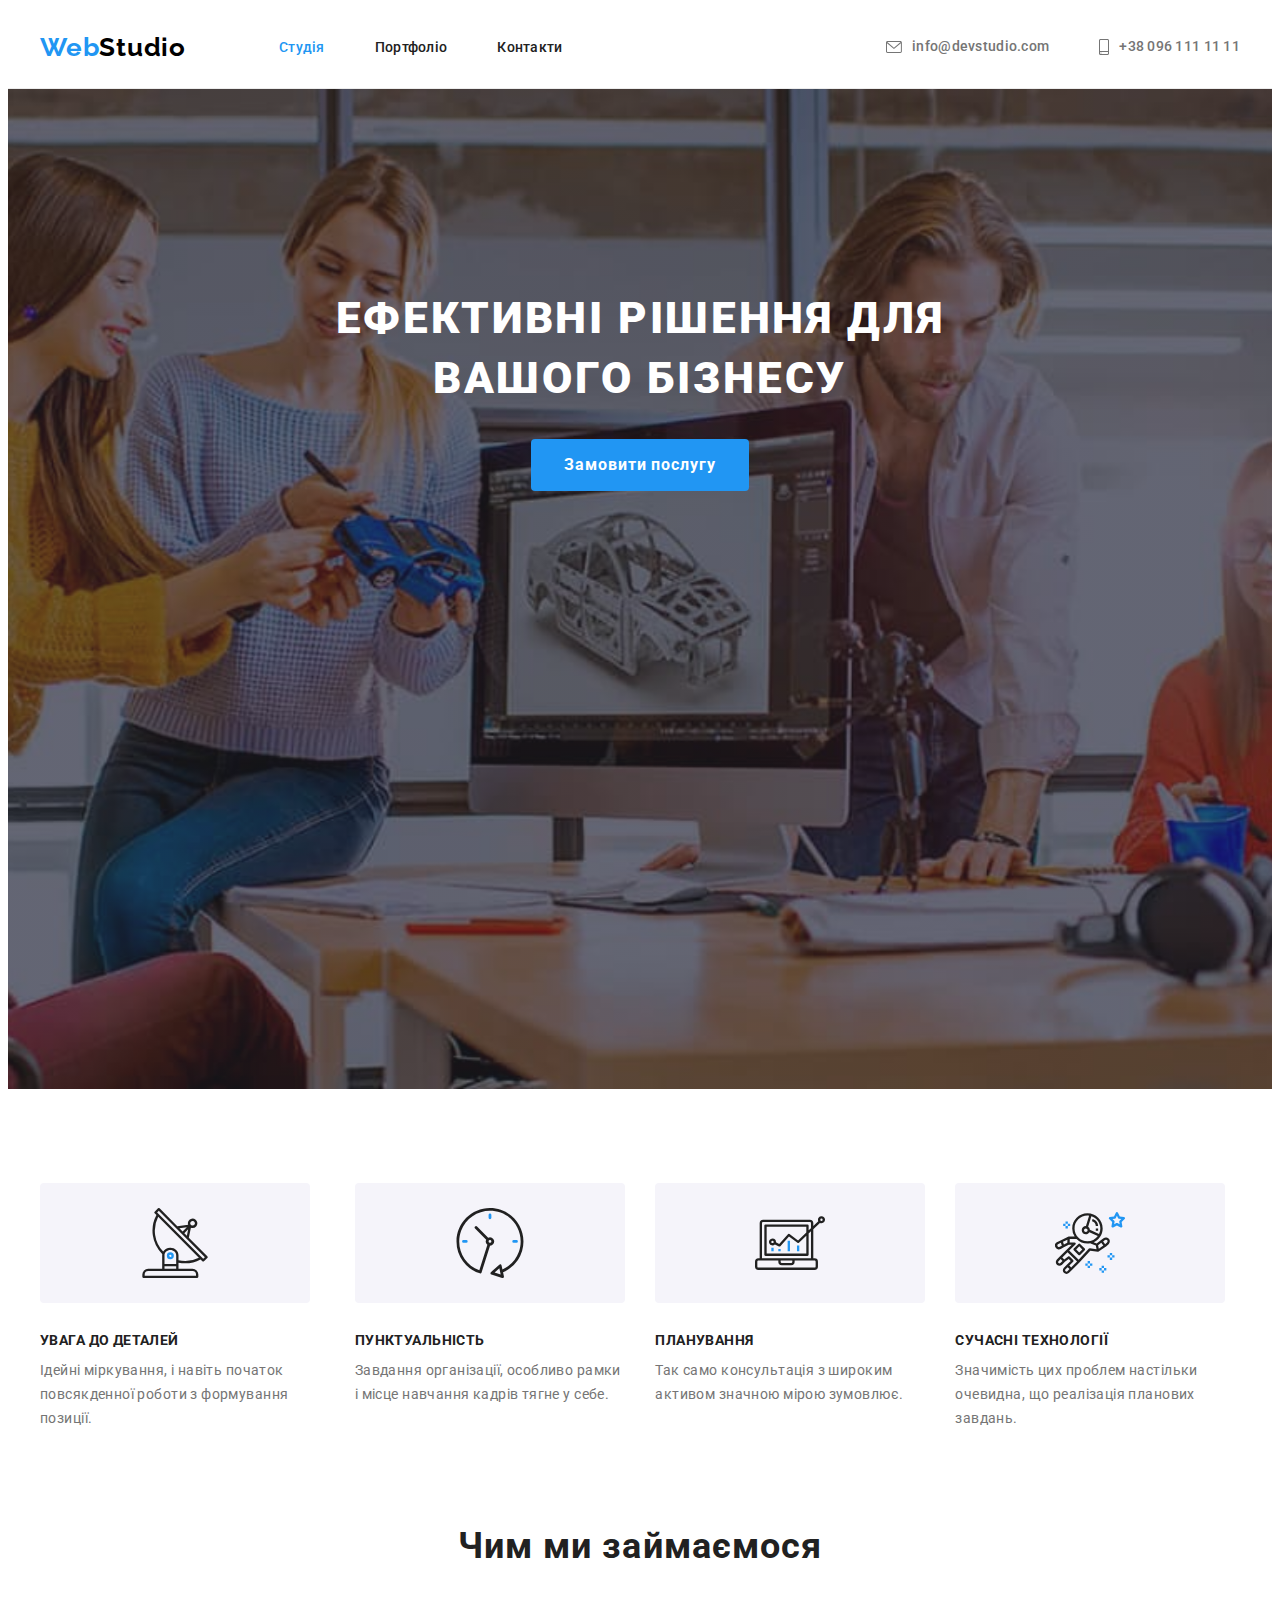
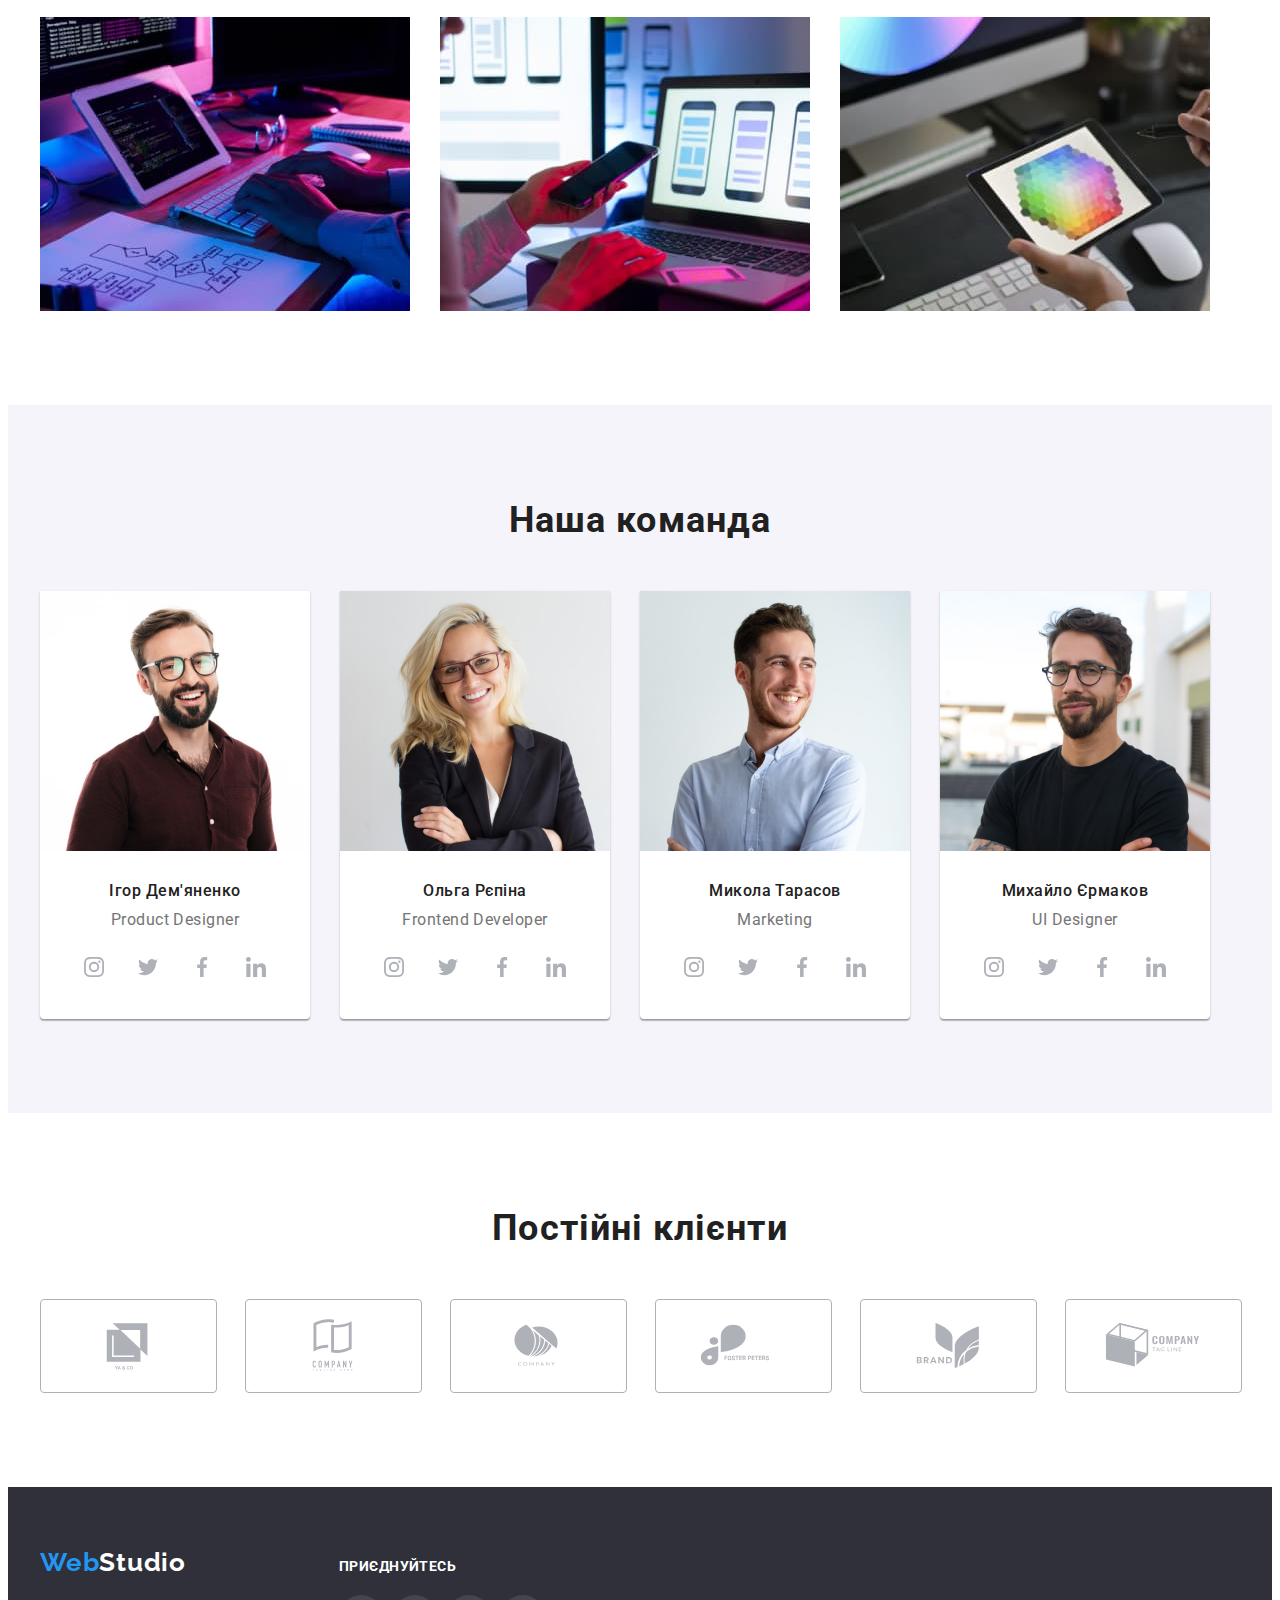
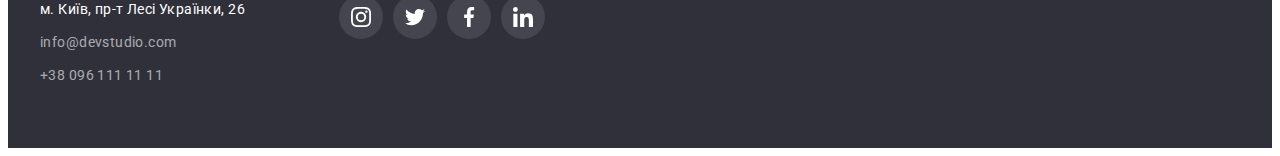
<file: index.html>
<!DOCTYPE html>
<html lang="uk">
  <head>
    <meta charset="UTF-8" />
    <meta http-equiv="X-UA-Compatible" content="IE=edge" />
    <meta name="viewport" content="width=device-width, initial-scale=1.0" />
    <title>WebStudio</title>
    <link
      rel="stylesheet"
      href="https://cdnjs.cloudflare.com/ajax/libs/modern-normalize/1.1.0/modern-normalize.min.css"
      integrity="sha512-wpPYUAdjBVSE4KJnH1VR1HeZfpl1ub8YT/NKx4PuQ5NmX2tKuGu6U/JRp5y+Y8XG2tV+wKQpNHVUX03MfMFn9Q=="
      crossorigin="anonymous"
      referrerpolicy="no-referrer"
    />
    <link rel="preconnect" href="https://fonts.googleapis.com" />
    <link rel="preconnect" href="https://fonts.gstatic.com" crossorigin />
    <link
      href="https://fonts.googleapis.com/css2?family=Raleway:wght@700&family=Roboto:wght@400;500;700;900&display=swap"
      rel="stylesheet"
    />
    <link rel="stylesheet" href="./css/styles.css" />
  </head>
  <body>
    <header class="header">
      <div class="container">
        <div class="header-container">
          <nav class="header-nav">
            <a class="logo link" href="/"
              >Web<span class="logo-header link">Studio</span></a
            >
            <ul class="list header-menu">
              <li>
                <a class="menu link current" href="/">Студія</a>
              </li>
              <li>
                <a class="menu link" href="./portfolio.html">Портфоліо</a>
              </li>
              <li>
                <a class="menu link" href="#">Контакти</a>
              </li>
            </ul>
          </nav>
          <ul class="list header-contacts">
            <li class="contacts-list">
              <a class="contacts link" href="mailto:info@devstudio.com">
                <svg class="contact-icon" width="16" height="12">
                  <use href="./images/icons.svg#icon-envelope"></use></svg
                >info@devstudio.com</a
              >
            </li>
            <li>
              <a class="contacts link" href="tel:+380961111111">
                <svg class="contact-icon" width="10" height="16">
                  <use href="./images/icons.svg#icon-smartphone"></use>
                </svg>
                +38 096 111 11 11</a
              >
            </li>
          </ul>
        </div>
      </div>
    </header>
    <main>
      <section class="hero-section">
        <div class="container">
          <h1 class="hero-title">Ефективні рішення для вашого бізнесу</h1>
          <button class="button-hero" type="button">Замовити послугу</button>
        </div>
      </section>
      <section class="section">
        <div class="container">
          <h2 class="visually-hidden">Наші переваги</h2>
          <ul class="list text-container">
            <li>
              <div class="container-img">
                <svg width="70" height="70">
                  <use href="./images/icons.svg#icon-antenna"></use>
                </svg>
              </div>
              <h3 class="subtitle">Увага до деталей</h3>
              <p class="list-item">
                Ідейні міркування, і навіть початок повсякденної роботи з
                формування позиції.
              </p>
            </li>
            <li>
              <div class="container-img">
                <svg width="70" height="70">
                  <use href="./images/icons.svg#icon-clock"></use>
                </svg>
              </div>
              <h3 class="subtitle">Пунктуальність</h3>
              <p class="list-item">
                Завдання організації, особливо рамки і місце навчання кадрів
                тягне у себе.
              </p>
            </li>
            <li>
              <div class="container-img">
                <svg width="70" height="70">
                  <use href="./images/icons.svg#icon-diagram"></use>
                </svg>
              </div>
              <h3 class="subtitle">Планування</h3>
              <p class="list-item">
                Так само консультація з широким активом значною мірою зумовлює.
              </p>
            </li>
            <li>
              <div class="container-img">
                <svg width="70" height="70">
                  <use href="./images/icons.svg#icon-astronaut"></use>
                </svg>
              </div>
              <h3 class="subtitle">Сучасні технології</h3>
              <p class="list-item">
                Значимість цих проблем настільки очевидна, що реалізація
                планових завдань.
              </p>
            </li>
          </ul>
        </div>
      </section>
      <section class="section section-content">
        <div class="container">
          <h2 class="caption">Чим ми займаємося</h2>
          <ul class="flex-container list">
            <li>
              <img src="./images/box1.jpg" alt="Написання коду" width="370" />
            </li>
            <li>
              <img
                src="./images/box2.jpg"
                alt="Створення додатків"
                width="370"
              />
            </li>
            <li>
              <img
                src="./images/box3.jpg"
                alt="Дизайн оформлення"
                width="370"
              />
            </li>
          </ul>
        </div>
      </section>
      <section class="section section-main">
        <div class="container">
          <h2 class="caption">Наша команда</h2>
          <ul class="container-team list">
            <li class="item">
              <img
                src="./images/img1.jpg"
                alt="Фото дизайнера продукту"
                width="270"
              />
              <div class="name-text">
                <h3 class="subtitle-item">Ігор Дем'яненко</h3>
                <p class="list-text">Product Designer</p>
                <ul class="social-list list">
                  <li class="social-item">
                    <a class="social-link" href="#">
                      <svg width="20" height="20">
                        <use href="./images/icons.svg#icon-instagram"></use>
                      </svg>
                    </a>
                  </li>
                  <li class="social-item">
                    <a class="social-link" href="#">
                      <svg width="20" height="20">
                        <use href="./images/icons.svg#icon-twitter"></use>
                      </svg>
                    </a>
                  </li>
                  <li class="social-item">
                    <a class="social-link" href="#">
                      <svg width="20" height="20">
                        <use href="./images/icons.svg#icon-facebook"></use>
                      </svg>
                    </a>
                  </li>
                  <li class="social-item">
                    <a class="social-link" href="#">
                      <svg width="20" height="20">
                        <use href="./images/icons.svg#icon-linkedin"></use>
                      </svg>
                    </a>
                  </li>
                </ul>
              </div>
            </li>
            <li class="item">
              <img
                src="./images/img2.jpg"
                alt="Фото Frontend розробника"
                width="270"
              />
              <div class="name-text">
                <h3 class="subtitle-item">Ольга Рєпіна</h3>
                <p class="list-text">Frontend Developer</p>
                <ul class="social-list list">
                  <li class="social-item">
                    <a class="social-link" href="#">
                      <svg width="20" height="20">
                        <use href="./images/icons.svg#icon-instagram"></use>
                      </svg>
                    </a>
                  </li>
                  <li class="social-item">
                    <a class="social-link" href="#">
                      <svg width="20" height="20">
                        <use href="./images/icons.svg#icon-twitter"></use>
                      </svg>
                    </a>
                  </li>
                  <li class="social-item">
                    <a class="social-link" href="#">
                      <svg width="20" height="20">
                        <use href="./images/icons.svg#icon-facebook"></use>
                      </svg>
                    </a>
                  </li>
                  <li class="social-item">
                    <a class="social-link" href="#">
                      <svg width="20" height="20">
                        <use href="./images/icons.svg#icon-linkedin"></use>
                      </svg>
                    </a>
                  </li>
                </ul>
              </div>
            </li>
            <li class="item">
              <img src="./images/img3.jpg" alt="Фото маркетолога" width="270" />
              <div class="name-text">
                <h3 class="subtitle-item">Микола Тарасов</h3>
                <p class="list-text">Marketing</p>
                <ul class="social-list list">
                  <li class="social-item">
                    <a class="social-link" href="#">
                      <svg width="20" height="20">
                        <use href="./images/icons.svg#icon-instagram"></use>
                      </svg>
                    </a>
                  </li>
                  <li class="social-item">
                    <a class="social-link" href="#">
                      <svg width="20" height="20">
                        <use href="./images/icons.svg#icon-twitter"></use>
                      </svg>
                    </a>
                  </li>
                  <li class="social-item">
                    <a class="social-link" href="#">
                      <svg width="20" height="20">
                        <use href="./images/icons.svg#icon-facebook"></use>
                      </svg>
                    </a>
                  </li>
                  <li class="social-item">
                    <a class="social-link" href="#">
                      <svg width="20" height="20">
                        <use href="./images/icons.svg#icon-linkedin"></use>
                      </svg>
                    </a>
                  </li>
                </ul>
              </div>
            </li>
            <li class="item">
              <img
                src="./images/img4.jpg"
                alt="Фото дизайнера інтерфейсу"
                width="270"
              />
              <div class="name-text">
                <h3 class="subtitle-item">Михайло Єрмаков</h3>
                <p class="list-text">UI Designer</p>
                <ul class="social-list list">
                  <li class="social-item">
                    <a class="social-link" href="#">
                      <svg width="20" height="20">
                        <use href="./images/icons.svg#icon-instagram"></use>
                      </svg>
                    </a>
                  </li>
                  <li class="social-item">
                    <a class="social-link" href="#">
                      <svg width="20" height="20">
                        <use href="./images/icons.svg#icon-twitter"></use>
                      </svg>
                    </a>
                  </li>
                  <li class="social-item">
                    <a class="social-link" href="#">
                      <svg width="20" height="20">
                        <use href="./images/icons.svg#icon-facebook"></use>
                      </svg>
                    </a>
                  </li>
                  <li class="social-item">
                    <a class="social-link" href="#">
                      <svg width="20" height="20">
                        <use href="./images/icons.svg#icon-linkedin"></use>
                      </svg>
                    </a>
                  </li>
                </ul>
              </div>
            </li>
          </ul>
        </div>
      </section>
      <section class="section">
        <div class="container">
          <h2 class="caption">Постійні клієнти</h2>
          <ul class="clients-list list">
            <li class="clients-item">
              <a class="clients-link" href="#">
                <svg class="clients-logo" width="106" height="60">
                  <use href="./images/icons.svg#icon-logo"></use>
                </svg>
              </a>
            </li>

            <li class="clients-item">
              <a class="clients-link" href="#">
                <svg class="clients-logo" width="106" height="60">
                  <use href="./images/icons.svg#icon-tag-line-here"></use>
                </svg>
              </a>
            </li>

            <li class="clients-item">
              <a class="clients-link" href="#">
                <svg class="clients-logo" width="106" height="60">
                  <use href="./images/icons.svg#icon-company"></use>
                </svg>
              </a>
            </li>

            <li class="clients-item">
              <a class="clients-link" href="#">
                <svg class="clients-logo" width="106" height="60">
                  <use href="./images/icons.svg#icon-foster-peters"></use>
                </svg>
              </a>
            </li>

            <li class="clients-item">
              <a class="clients-link" href="#">
                <svg class="clients-logo" width="106" height="60">
                  <use href="./images/icons.svg#icon-brand"></use>
                </svg>
              </a>
            </li>

            <li class="clients-item">
              <a class="clients-link" href="#">
                <svg class="clients-logo" width="106" height="60">
                  <use href="./images/icons.svg#icon-tag-line"></use>
                </svg>
              </a>
            </li>
          </ul>
        </div>
      </section>
    </main>
    <footer class="footer">
      <div class="container">
        <div class="footer-container">
          <div class="address-container">
            <a class="logo link logo" href="/"
              >Web<span class="logo-footer link">Studio</span></a
            >
            <address class="address">
              <ul class="list">
                <li class="address-list">
                  <a
                    class="address-item link"
                    href="https://goo.gl/maps/CPtrU1FHBa2aNyZL9"
                    target="_blank"
                    rel="noopener noreferrer nofollow"
                    >м. Київ, пр-т Лесі Українки, 26</a
                  >
                </li>
                <li class="address-list">
                  <a
                    class="contacts-footer link footer-mail"
                    href="mailto:info@devstudio.com"
                    >info@devstudio.com</a
                  >
                </li>
                <li>
                  <a class="contacts-footer link" href="tel:+380961111111"
                    >+38 096 111 11 11</a
                  >
                </li>
              </ul>
            </address>
          </div>
          <div class="social-footer">
            <p class="caption-footer">Приєднуйтесь</p>
            <ul class="social-footer-list list">
              <li class="social-footer-item">
                <a class="social-footer-link" href="#">
                  <svg class="social-footer-icon" width="20" height="20">
                    <use href="./images/icons.svg#icon-instagram"></use>
                  </svg>
                </a>
              </li>
              <li class="social-footer-item">
                <a class="social-footer-link" href="#">
                  <svg class="social-footer-icon" width="20" height="20">
                    <use href="./images/icons.svg#icon-twitter"></use>
                  </svg>
                </a>
              </li>
              <li class="social-footer-item">
                <a class="social-footer-link" href="#">
                  <svg class="social-footer-icon" width="20" height="20">
                    <use href="./images/icons.svg#icon-facebook"></use>
                  </svg>
                </a>
              </li>
              <li class="social-footer-item">
                <a class="social-footer-link" href="#">
                  <svg class="social-footer-icon" width="20" height="20">
                    <use href="./images/icons.svg#icon-linkedin"></use>
                  </svg>
                </a>
              </li>
            </ul>
          </div>
        </div>
      </div>
    </footer>
  </body>
</html>
</file>
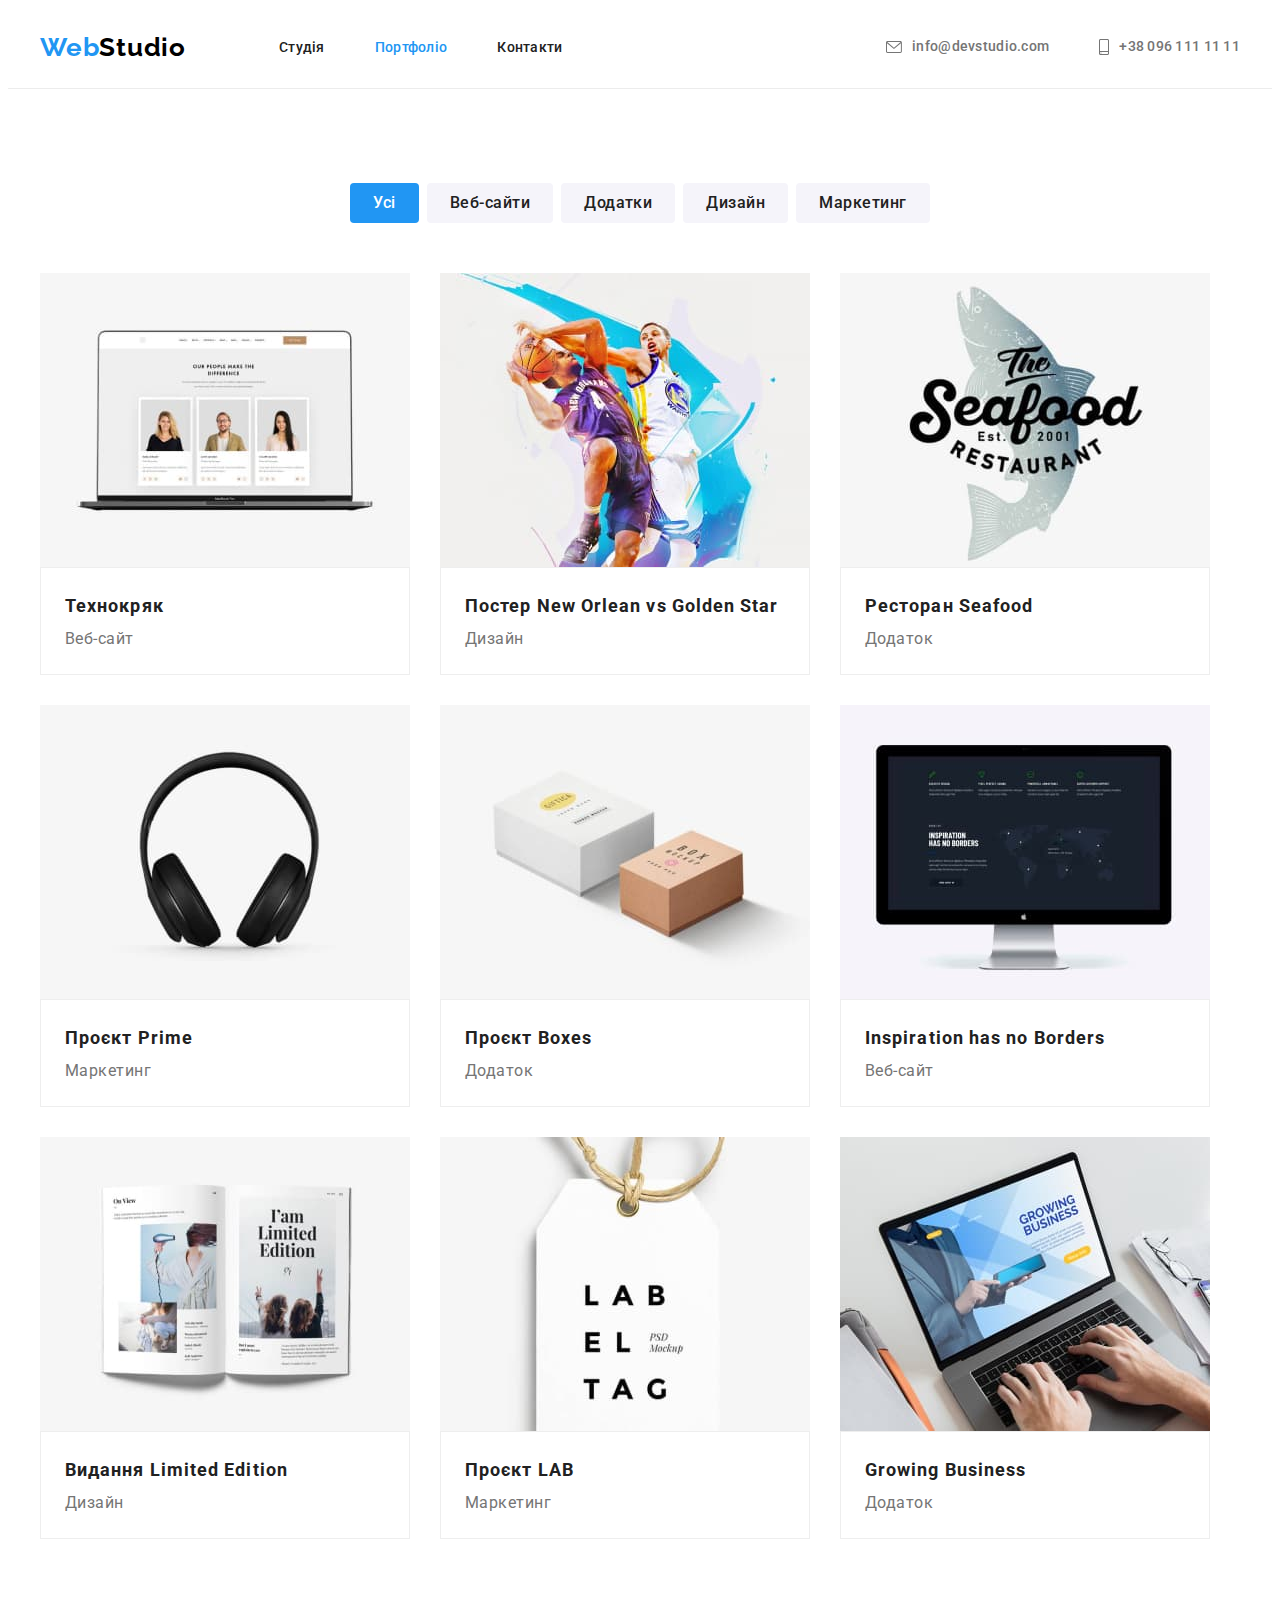
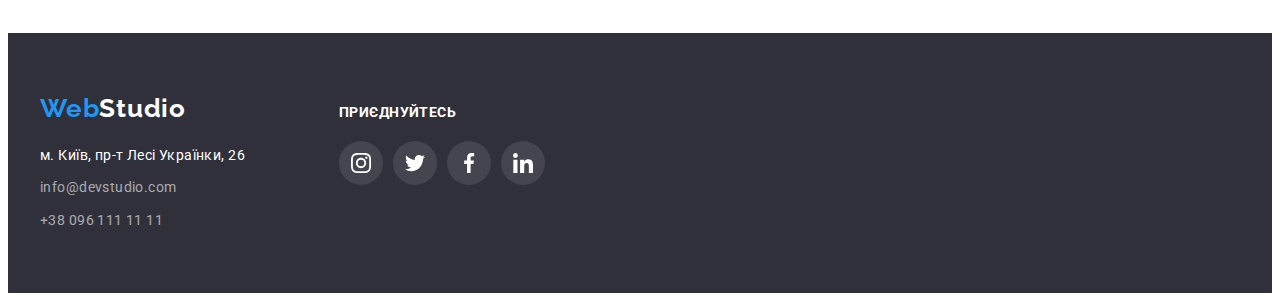
<file: portfolio.html>
<!DOCTYPE html>
<html lang="en">
  <head>
    <meta charset="UTF-8" />
    <meta http-equiv="X-UA-Compatible" content="IE=edge" />
    <meta name="viewport" content="width=device-width, initial-scale=1.0" />
    <title>Document</title>
    <link
      rel="stylesheet"
      href="https://cdnjs.cloudflare.com/ajax/libs/modern-normalize/1.1.0/modern-normalize.min.css"
      integrity="sha512-wpPYUAdjBVSE4KJnH1VR1HeZfpl1ub8YT/NKx4PuQ5NmX2tKuGu6U/JRp5y+Y8XG2tV+wKQpNHVUX03MfMFn9Q=="
      crossorigin="anonymous"
      referrerpolicy="no-referrer"
    />
    <link rel="preconnect" href="https://fonts.googleapis.com" />
    <link rel="preconnect" href="https://fonts.gstatic.com" crossorigin />
    <link
      href="https://fonts.googleapis.com/css2?family=Raleway:wght@700&family=Roboto:wght@400;500;700;900&display=swap"
      rel="stylesheet"
    />
    <link rel="stylesheet" href="./css/styles.css" />
  </head>
  <body>
    <header class="header">
      <div class="container">
        <div class="header-container">
          <nav class="header-nav">
            <a class="logo link" href="/"
              >Web<span class="logo-header link">Studio</span></a
            >
            <ul class="list header-menu">
              <li><a class="menu link" href="./index.html">Студія</a></li>
              <li><a class="menu link current" href="#">Портфоліо</a></li>
              <li><a class="menu link" href="#">Контакти</a></li>
            </ul>
          </nav>
          <ul class="list header-contacts">
            <li class="contacts-list">
              <a class="contacts link" href="mailto:info@devstudio.com">
                <svg class="contact-icon" width="16" height="12">
                  <use href="./images/icons.svg#icon-envelope"></use></svg
                >info@devstudio.com</a
              >
            </li>
            <li>
              <a class="contacts link" href="tel:+380961111111">
                <svg class="contact-icon" width="10" height="16">
                  <use href="./images/icons.svg#icon-smartphone"></use>
                </svg>
                +38 096 111 11 11</a
              >
            </li>
          </ul>
        </div>
      </div>
    </header>
    <main>
      <h1 class="visually-hidden">Портфоліо</h1>
      <section class="section">
        <div class="container">
          <ul class="list button-list">
            <li>
              <button class="button current-button" type="button">Усі</button>
            </li>
            <li>
              <button class="button" type="button">Веб-сайти</button>
            </li>
            <li>
              <button class="button" type="button">Додатки</button>
            </li>
            <li>
              <button class="button" type="button">Дизайн</button>
            </li>
            <li>
              <button class="button" type="button">Маркетинг</button>
            </li>
          </ul>
          <ul class="list portfolio-list">
            <li>
              <a class="portfolio-link link" href="">
                <img
                  src="./images/technokryak.jpg"
                  alt="Веб-сайт"
                  width="370"
                />
                <div class="title-text">
                  <h2 class="title">Технокряк</h2>
                  <p class="text">Веб-сайт</p>
                </div>
              </a>
            </li>
            <li>
              <a class="portfolio-link link" href="">
                <img
                  src="./images/poster.jpg"
                  alt="Гра в баскетбол"
                  width="370"
                />
                <div class="title-text">
                  <h2 class="title">Постер New Orlean vs Golden Star</h2>
                  <p class="text">Дизайн</p>
                </div>
              </a>
            </li>
            <li>
              <a class="portfolio-link link" href="">
                <img
                  src="./images/restaurant.jpg"
                  alt="Назва ресторану"
                  width="370"
                />
                <div class="title-text">
                  <h2 class="title">Ресторан Seafood</h2>
                  <p class="text">Додаток</p>
                </div>
              </a>
            </li>
            <li>
              <a class="portfolio-link link" href="">
                <img
                  src="./images/project-prime.jpg"
                  alt="Навушники"
                  width="370"
                />
                <div class="title-text">
                  <h2 class="title">Проєкт Prime</h2>
                  <p class="text">Маркетинг</p>
                </div>
              </a>
            </li>
            <li>
              <a class="portfolio-link link" href="">
                <img
                  src="./images/project-boxes.jpg"
                  alt="Дві коробки"
                  width="370"
                />
                <div class="title-text">
                  <h2 class="title">Проєкт Boxes</h2>
                  <p class="text">Додаток</p>
                </div>
              </a>
            </li>
            <li>
              <a class="portfolio-link link" href="">
                <img
                  src="./images/inspiration.jpg"
                  alt="Монітор з відкритим веб-сайтом"
                  width="370"
                />
                <div class="title-text">
                  <h2 class="title">Inspiration has no Borders</h2>
                  <p class="text">Веб-сайт</p>
                </div>
              </a>
            </li>
            <li>
              <a class="portfolio-link link" href="">
                <img
                  src="./images/limited-edition.jpg"
                  alt="Журнал"
                  width="370"
                />
                <div class="title-text">
                  <h2 class="title">Видання Limited Edition</h2>
                  <p class="text">Дизайн</p>
                </div>
              </a>
            </li>
            <li>
              <a class="portfolio-link link" href="">
                <img
                  src="./images/project-lab.jpg"
                  alt="Тег етикетки"
                  width="370"
                />
                <div class="title-text">
                  <h2 class="title">Проєкт LAB</h2>
                  <p class="text">Маркетинг</p>
                </div>
              </a>
            </li>
            <li>
              <a class="portfolio-link link" href="">
                <img
                  src="./images/growing-business.jpg"
                  alt="Ноутбук за яким прац.є людина "
                  width="370"
                />
                <div class="title-text">
                  <h2 class="title">Growing Business</h2>
                  <p class="text">Додаток</p>
                </div>
              </a>
            </li>
          </ul>
        </div>
      </section>
    </main>
    <footer class="footer">
      <div class="container">
        <div class="footer-container">
          <div class="address-container">
            <a class="logo link logo" href="/"
            >Web<span class="logo-footer link">Studio</span></a
            >
            <address class="address">
              <ul class="list">
                <li class="address-list">
                  <a
                  class="address-item link"
                  href="https://goo.gl/maps/CPtrU1FHBa2aNyZL9"
                  target="_blank"
                  rel="noopener noreferrer nofollow"
                  >м. Київ, пр-т Лесі Українки, 26</a
                >
                </li>
                <li class="address-list">
                  <a
                  class="contacts-footer link footer-mail"
                  href="mailto:info@devstudio.com"
                  >info@devstudio.com</a
                  >
                </li>
                <li>
                  <a class="contacts-footer link" href="tel:+380961111111"
                  >+38 096 111 11 11</a
                  >
                </li>
              </ul>
            </address>
          </div>
          <div class="social-footer">
            <p class="caption-footer">Приєднуйтесь</p>
            <ul class="social-footer-list list">
              <li class="social-footer-item">
                <a class="social-footer-link" href="#">
                  <svg class="social-footer-icon" width="20" height="20">
                    <use href="./images/icons.svg#icon-instagram"></use>
                  </svg>
                </a>
              </li>
              <li class="social-footer-item">
                <a class="social-footer-link" href="#">
                  <svg class="social-footer-icon" width="20" height="20">
                    <use href="./images/icons.svg#icon-twitter"></use>
                  </svg>
                </a>
              </li>
              <li class="social-footer-item">
                <a class="social-footer-link" href="#">
                  <svg class="social-footer-icon" width="20" height="20">
                    <use href="./images/icons.svg#icon-facebook"></use>
                  </svg>
                </a>
              </li>
              <li class="social-footer-item">
                <a class="social-footer-link" href="#">
                  <svg class="social-footer-icon" width="20" height="20">
                    <use href="./images/icons.svg#icon-linkedin"></use>
                  </svg>
                </a>
              </li>
            </ul>
          </div>
        </div>
      </div>
    </footer>
  </body>
</html>
</file>
<file: css/styles.css>
:root {
  --primary-text-color: #757575;
  --title-text-color: #212121;
  --primary-white-color: #ffffff;
  --accept-color: #2196f3;
  --accept-text-color: rgba(255, 255, 255, 0.6);
  --primary-bg-color: #2f303a;
  --secondary-bg-color: #f5f4fa;
  --logo-color: #000000;
  --icon-bg: #f5f4fa;
  --secondary-accept-color: #afb1b8;
  --main-font-size: 14px;
  --secondary-font-size: 16px;
  --main-font-weight: 400;
}
body {
  background-color: var(--primary-white-color);
  color: var(--primary-text-color);
  font-family: "Roboto", "Raleway", sans-serif;
  font-size: var(--main-font-size);
  font-weight: var(--main-font-weight);
}

.container {
  width: 100%;
  max-width: 1200px;
  padding-right: 15px;
  padding-left: 15px;
  margin: 0 auto;
}

h1,
h2,
h3,
h4,
h5,
h6,
p,
ul {
  margin: 0;
}

img {
  display: block;
  max-width: 100%;
  height: auto;
}

.header {
  padding: 24px 0 25px;
  border-bottom: 1px solid #ececec;
}

.header-container {
  display: flex;
  align-items: center;
  justify-content: space-between;
  gap: 50px;
}

.header-nav {
  display: flex;
  flex-grow: 1;
  align-items: center;
  gap: 93px;
}

.header-menu {
  display: flex;
  gap: 50px;
}

.logo {
  color: var(--accept-color);
  font-family: "Raleway";
  font-weight: 700;
  font-size: 26px;
  line-height: 1.19;
  letter-spacing: 0.03em;
}

.logo-header {
  color: var(--logo-color);
}

.link {
  text-decoration: none;
}
.menu {
  color: var(--title-text-color);
  font-weight: 500;
  line-height: 1.14;
  letter-spacing: 0.02em;
}
.menu:hover,
.menu:focus {
  color: var(--accept-color);
}

.current {
  color: var(--accept-color);
}

.list {
  padding: 0;
  list-style: none;
}

.header-contacts {
  display: flex;

  gap: 50px;
}

.contacts {
  display: flex;
  align-items: center;
  color: var(--primary-text-color);
  fill: var(--primary-text-color);
  font-weight: 500;
  line-height: 1.14;
  letter-spacing: 0.02em;
}
.contacts:hover,
.contacts:focus {
  color: var(--accept-color);
  fill: var(--accept-color);
}

.contact-icon {
  margin-right: 10px;
}

.hero-section {
  max-width: 1600px;
  height: 600px;
  margin-right: auto;
  margin-left: auto;
  background-image: linear-gradient(
      rgba(47, 48, 58, 0.4),
      rgba(47, 48, 58, 0.4)
    ),
    url(../images/hero-img.jpg);
  background-color: var(--primary-bg-color);
  background-repeat: no-repeat;
  background-position: center;
  background-size: cover;
  padding: 200px 0;
}

.hero-title {
  width: 696px;
  margin: 0 auto 30px;
  color: var(--primary-white-color);
  font-weight: 900;
  font-size: 44px;
  line-height: 1.36;
  letter-spacing: 0.06em;
  text-transform: uppercase;
  text-align: center;
}

.button-hero {
  display: block;
  margin: 0 auto;
  min-width: 216px;
  padding: 10px 32px;
  border: 1px solid transparent;
  border-radius: 4px;

  background-color: var(--accept-color);
  color: var(--primary-white-color);

  font-family: inherit;
  font-weight: 700;
  font-size: var(--secondary-font-size);
  line-height: 1.88;
  letter-spacing: 0.06em;

  cursor: pointer;
  text-align: center;
}

.button-hero:hover,
.button-hero:focus {
  background-color: #188ce8;
}

.visually-hidden {
  position: absolute;
  white-space: nowrap;
  width: 1px;
  height: 1px;
  overflow: hidden;
  border: 0;
  padding: 0;
  clip: rect(0 0 0 0);
  clip-path: inset(50%);
  margin: -1px;
}

.text-container {
  display: flex;
  flex-basis: calc((100%-90px) / 4);
  gap: 30px;
}

.container-img {
  display: flex;
  align-items: center;
  justify-content: center;
  margin-bottom: 30px;
  width: 270px;
  height: 120px;
  border-radius: 4px;
  background-color: var(--secondary-bg-color);
}

.section {
  padding-top: 94px;
  padding-bottom: 94px;
}

.subtitle {
  margin-bottom: 10px;
  color: var(--title-text-color);
  font-weight: 700;
  font-size: var(--main-font-size);
  line-height: 1.14;
  letter-spacing: 0.03em;
  text-transform: uppercase;
}

.list-item {
  line-height: 1.71;
  letter-spacing: 0.03em;
}

.section-content {
  padding-top: 0;
}
.caption {
  margin-bottom: 50px;
  color: var(--title-text-color);
  font-weight: 700;
  font-size: 36px;
  line-height: 1.17;
  letter-spacing: 0.03em;
  text-align: center;
}

.flex-container {
  display: flex;
  flex-basis: calc((100%-60px) / 3);
  gap: 30px;
}

.section-main {
  background-color: var(--secondary-bg-color);
}

.container-team {
  display: flex;
  flex-basis: calc((100%-90px) / 4);
  gap: 30px;
}

.name-text {
  padding-top: 30px;
  padding-bottom: 30px;
}

.subtitle-item {
  margin-bottom: 10px;
  color: var(--title-text-color);
  font-weight: 500;
  font-size: var(--secondary-font-size);
  line-height: 1.19;
  letter-spacing: 0.03em;
  text-align: center;
}

.list-text {
  font-size: var(--secondary-font-size);
  line-height: 1.19;
  letter-spacing: 0.03em;
  text-align: center;
  margin-bottom: 16px;
}

.social-list {
  display: flex;
  gap: 10px;
  justify-content: center;
}

.social-item {
  width: 44px;
  height: 44px;
}

.social-link {
  display: flex;
  justify-content: center;
  align-items: center;
  width: 100%;
  height: 100%;
  border-radius: 50%;
  background-color: var(--primary-white-color);
  fill: var(--secondary-accept-color);
}

.social-link:hover,
.social-link:focus {
  background-color: var(--accept-color);
  fill: var(--primary-white-color);
}

.item {
  background-color: var(--primary-white-color);
  box-shadow: 0px 1px 3px rgba(0, 0, 0, 0.12), 0px 1px 1px rgba(0, 0, 0, 0.14),
    0px 2px 1px rgba(0, 0, 0, 0.2);
  border-radius: 0px 0px 4px 4px;
}

.clients-list {
  display: flex;
  gap: 30px;
}

.clients-item {
  width: calc((100% - 150px) / 6);
}
.clients-link {
  display: flex;
  align-items: center;
  justify-content: center;
  width: 100%;
  height: 92px;
  border: 1px solid var(--secondary-accept-color);
  border-radius: 4px;
  fill: var(--secondary-accept-color);
}
/* .clients-logo{
  fill: currentColor;
} */

.clients-link:hover,
.clients-link:focus {
  border-color: var(--accept-color);
  fill: var(--accept-color);
}

.footer {
  padding-top: 60px;
  padding-bottom: 60px;
  background-color: var(--primary-bg-color);
}

.logo-footer {
  color: var(--primary-white-color);
}

.footer-container{
  display: flex;
  align-items: baseline;
}

.address-container {
  padding-right: 24px;
}
.address {
  margin-top: 20px;
  font-style: normal;
}

.address-list {
  margin-bottom: 9px;
}

.address-item {
  color: var(--primary-white-color);
  line-height: 1.71;
  letter-spacing: 0.03em;
}

.address-item:hover,
.address-item:focus {
  color: var(--accept-color);
}

.footer-mail {
  margin-bottom: 9px;
}


.contacts-footer {
  color: var(--accept-text-color);
  line-height: 1.71;
  letter-spacing: 0.03em;
}

.contacts-footer:hover,
.contacts-footer:focus {
  color: var(--accept-color);
}

.caption-footer {
  font-weight: 700;
  font-size: 14px;
  line-height: 1.14;
  letter-spacing: 0.03em;
  text-transform: uppercase;
  color: var(--primary-white-color);
  margin-bottom: 20px;
}

.social-footer {
  margin-left: 70px;
}

.social-footer-list {
  display: flex;
  gap: 10px;
}

.social-footer-item {
  width: 44px;
  height: 44px;
}
.social-footer-link {
  display: flex;
  justify-content: center;
  align-items: center;
  width: 100%;
  height: 100%;
  border-radius: 50%;
  background-color: rgba(255, 255, 255, 0.1);
  fill: var(--primary-white-color);
}

.social-footer-link:hover,
.social-footer-link:focus {
  background-color: var(--accept-color);
}
.button-list {
  padding-bottom: 16px;
  display: flex;
  justify-content: center;
  gap: 8px;
  margin-bottom: 34px;
}

.button {
  padding: 6px 22px;
  justify-content: center;
  border: 1px solid transparent;
  border-radius: 4px;
  background-color: var(--secondary-bg-color);
  color: var(--title-text-color);
  font-family: inherit;
  font-weight: 500;
  font-size: var(--secondary-font-size);
  line-height: 1.62;
  letter-spacing: 0.03em;
  cursor: pointer;
}

.button:hover,
.button:focus {
  background-color: var(--accept-color);
  color: var(--primary-white-color);
  box-shadow: 0px 3px 1px rgba(0, 0, 0, 0.1), 0px 1px 2px rgba(0, 0, 0, 0.08),
    0px 2px 2px rgba(0, 0, 0, 0.12);
}

.current-button {
  background-color: var(--accept-color);
  color: var(--primary-white-color);
}

.portfolio-list {
  display: flex;
  flex-basis: calc((100% - 60px) / 3);
  gap: 30px;
  flex-wrap: wrap;
}
.portfolio-link {
  display: block;
}

.portfolio-link:hover,
.portfolio-link:focus {
  box-shadow: 0px 1px 1px rgba(0, 0, 0, 0.12), 0px 4px 4px rgba(0, 0, 0, 0.06),
    1px 4px 6px rgba(0, 0, 0, 0.16);
}

.title-text {
  flex-basis: calc((100%-60px) / 3);
  padding: 20px 24px;
  border: 1px solid #eeeeee;
}

.title {
  color: var(--title-text-color);
  font-weight: 700;
  font-size: 18px;
  line-height: 2;
  letter-spacing: 0.06em;
}

.text {
  color: var(--primary-text-color);
  font-size: var(--secondary-font-size);
  line-height: 1.87;
  letter-spacing: 0.03em;
}
</file>
